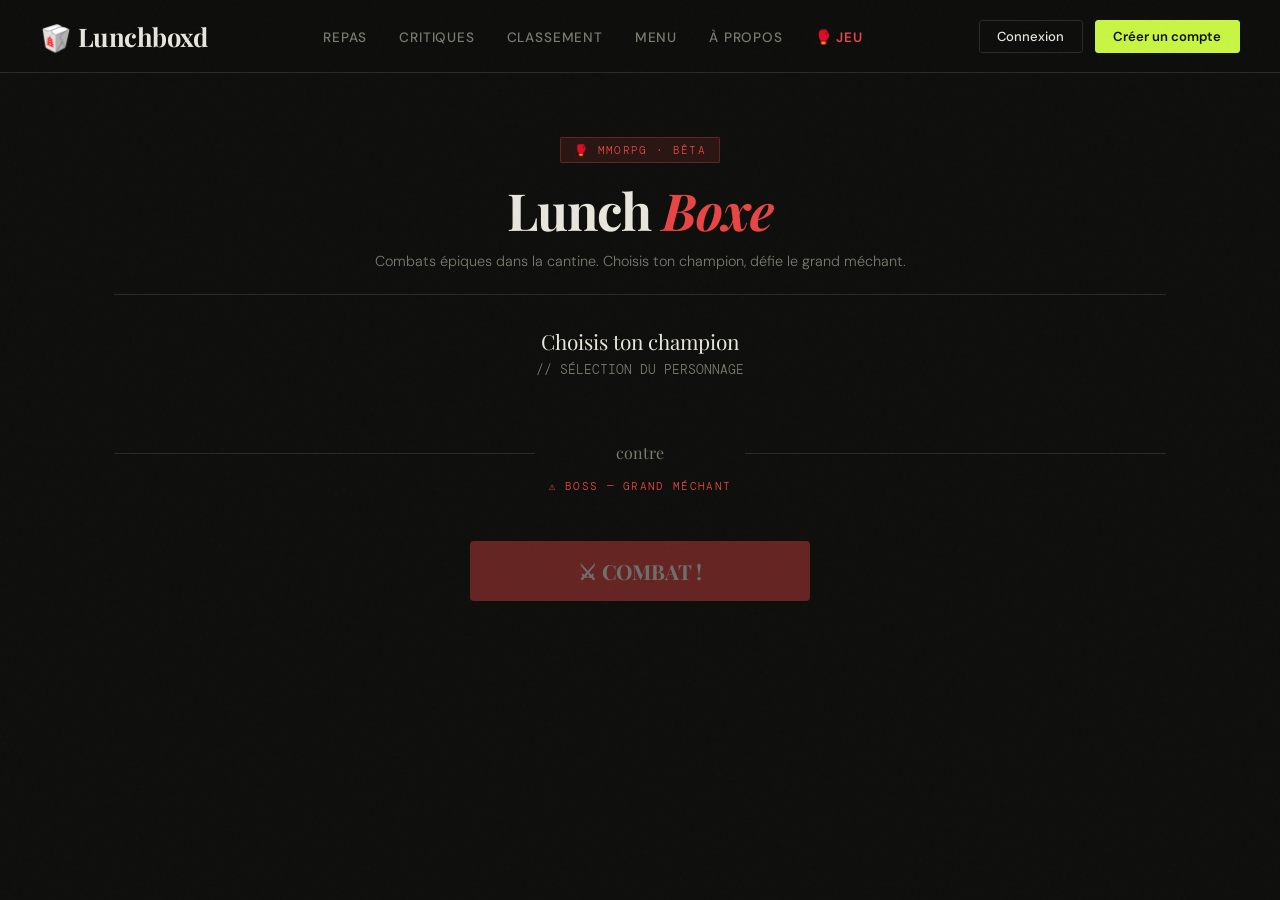
<file: Lunchboxe.html>
<!DOCTYPE html>
<html lang="fr">
<head>
  <meta charset="UTF-8" />
  <meta name="viewport" content="width=device-width, initial-scale=1.0"/>
  <title>Lunchboxd — 🥊 Lunch Boxe</title>
  <link href="https://fonts.googleapis.com/css2?family=Playfair+Display:ital,wght@0,700;1,400&family=DM+Sans:wght@300;400;500&family=DM+Mono:wght@400;500&display=swap" rel="stylesheet"/>
  <style>
    *, *::before, *::after { box-sizing: border-box; margin: 0; padding: 0; }
    :root {
      --bg: #0e0f0c;
      --surface: #161712;
      --surface2: #1e1f1a;
      --border: #2a2b25;
      --accent: #c8f542;
      --accent2: #f5a623;
      --accent3: #e84545;
      --text: #e8e6dc;
      --muted: #7a7a6e;
      --card-bg: #1a1b16;
      --hp-green: #4ade80;
      --hp-red: #e84545;
      --xp-blue: #60a5fa;
    }
    html { scroll-behavior: smooth; }
    body {
      background: var(--bg);
      color: var(--text);
      font-family: 'DM Sans', sans-serif;
      font-weight: 300;
      min-height: 100vh;
      overflow-x: hidden;
    }
    body::before {
      content: '';
      position: fixed; inset: 0;
      background-image: url("data:image/svg+xml,%3Csvg viewBox='0 0 256 256' xmlns='http://www.w3.org/2000/svg'%3E%3Cfilter id='noise'%3E%3CfeTurbulence type='fractalNoise' baseFrequency='0.9' numOctaves='4' stitchTiles='stitch'/%3E%3C/filter%3E%3Crect width='100%25' height='100%25' filter='url(%23noise)' opacity='0.04'/%3E%3C/svg%3E");
      pointer-events: none; z-index: 1000; opacity: 0.5;
    }

    /* NAV */
    nav {
      display: flex; align-items: center; justify-content: space-between;
      padding: 1.2rem 2.5rem;
      border-bottom: 1px solid var(--border);
      position: sticky; top: 0;
      background: rgba(14,15,12,0.92);
      backdrop-filter: blur(12px);
      z-index: 100;
    }
    .logo {
      font-family: 'Playfair Display', serif; font-weight: 700;
      font-size: 1.6rem; letter-spacing: -0.02em; color: var(--accent);
      text-decoration: none; display: flex; align-items: center; gap: 0.4rem;
    }
    .logo span { color: var(--text); }
    .nav-links { display: flex; gap: 2rem; list-style: none; }
    .nav-links a {
      color: var(--muted); text-decoration: none; font-size: 0.85rem;
      font-weight: 500; letter-spacing: 0.06em; text-transform: uppercase; transition: color 0.2s;
    }
    .nav-links a:hover { color: var(--text); }
    .nav-links a.active { color: var(--accent3); font-weight: 600; }
    .nav-actions { display: flex; gap: 0.75rem; align-items: center; }
    .btn-ghost {
      background: none; border: 1px solid var(--border); color: var(--text);
      padding: 0.45rem 1.1rem; border-radius: 3px; font-family: 'DM Sans', sans-serif;
      font-size: 0.82rem; font-weight: 500; cursor: pointer; transition: all 0.2s;
      text-decoration: none; display: inline-block;
    }
    .btn-ghost:hover { border-color: var(--accent); color: var(--accent); }
    .btn-primary {
      background: var(--accent); border: 1px solid var(--accent); color: #0e0f0c;
      padding: 0.45rem 1.1rem; border-radius: 3px; font-family: 'DM Sans', sans-serif;
      font-size: 0.82rem; font-weight: 600; cursor: pointer; transition: all 0.2s;
      text-decoration: none; display: inline-block;
    }
    .btn-primary:hover { background: #d9ff55; }

    /* =====================
       GAME LAYOUT
    ===================== */
    .game-wrapper {
      max-width: 1100px;
      margin: 0 auto;
      padding: 2rem 1.5rem 4rem;
    }

    /* GAME HEADER */
    .game-header {
      text-align: center;
      padding: 2rem 0 1.5rem;
      border-bottom: 1px solid var(--border);
      margin-bottom: 2rem;
    }
    .game-title-tag {
      display: inline-block;
      background: rgba(232,69,69,0.12);
      border: 1px solid rgba(232,69,69,0.3);
      color: var(--accent3);
      font-size: 0.7rem;
      font-family: 'DM Mono', monospace;
      letter-spacing: 0.12em;
      text-transform: uppercase;
      padding: 0.3rem 0.8rem;
      border-radius: 2px;
      margin-bottom: 0.8rem;
    }
    .game-title {
      font-family: 'Playfair Display', serif;
      font-size: clamp(2rem, 5vw, 3.2rem);
      font-weight: 700;
      letter-spacing: -0.02em;
      color: var(--text);
    }
    .game-title em { font-style: italic; color: var(--accent3); }
    .game-subtitle { color: var(--muted); font-size: 0.9rem; margin-top: 0.5rem; }

    /* MAIN GAME SCREEN */
    #screen-select, #screen-battle, #screen-victory { display: none; }
    #screen-select.active, #screen-battle.active, #screen-victory.active { display: block; }

    /* =====================
       CHARACTER SELECT
    ===================== */
    .select-title {
      text-align: center;
      font-family: 'Playfair Display', serif;
      font-size: 1.3rem; margin-bottom: 0.4rem;
    }
    .select-subtitle { text-align: center; color: var(--muted); font-size: 0.82rem; margin-bottom: 2rem; font-family: 'DM Mono', monospace; }
    .characters-grid {
      display: grid;
      grid-template-columns: repeat(3, 1fr);
      gap: 1.2rem;
      margin-bottom: 2rem;
    }
    .char-card {
      background: var(--card-bg);
      border: 2px solid var(--border);
      border-radius: 8px;
      padding: 1.5rem 1rem;
      text-align: center;
      cursor: pointer;
      transition: all 0.25s;
      position: relative;
      overflow: hidden;
    }
    .char-card:hover { transform: translateY(-4px); border-color: rgba(200,245,66,0.4); }
    .char-card.selected { border-color: var(--accent); box-shadow: 0 0 20px rgba(200,245,66,0.15); }
    .char-card.villain { border-color: var(--border); }
    .char-card.villain:hover { border-color: rgba(232,69,69,0.4); }
    .char-sprite {
      width: 90px; height: 90px;
      margin: 0 auto 0.8rem;
      display: flex; align-items: center; justify-content: center;
    }
    .char-sprite svg { width: 100%; height: 100%; }
    .char-name { font-family: 'Playfair Display', serif; font-size: 1.1rem; font-weight: 700; margin-bottom: 0.3rem; }
    .char-class { font-family: 'DM Mono', monospace; font-size: 0.65rem; color: var(--muted); letter-spacing: 0.1em; text-transform: uppercase; margin-bottom: 0.8rem; }
    .char-stats { display: flex; flex-direction: column; gap: 0.35rem; }
    .stat-bar-row { display: flex; align-items: center; gap: 0.5rem; }
    .stat-bar-label { font-size: 0.62rem; color: var(--muted); font-family: 'DM Mono', monospace; width: 32px; text-align: right; flex-shrink: 0; }
    .stat-bar-track { flex: 1; height: 5px; background: var(--surface2); border-radius: 3px; overflow: hidden; }
    .stat-bar-fill { height: 100%; border-radius: 3px; transition: width 0.5s ease; }
    .fill-atk { background: var(--accent3); }
    .fill-def { background: var(--xp-blue); }
    .fill-spd { background: var(--accent); }
    .fill-hp { background: var(--hp-green); }
    .char-quote { font-style: italic; font-size: 0.72rem; color: var(--muted); margin-top: 0.7rem; line-height: 1.5; }
    .char-type-badge {
      position: absolute; top: 0.6rem; right: 0.6rem;
      font-size: 0.58rem; font-family: 'DM Mono', monospace; letter-spacing: 0.08em; text-transform: uppercase;
      padding: 0.18rem 0.5rem; border-radius: 2px;
    }
    .badge-hero { background: rgba(200,245,66,0.1); color: var(--accent); border: 1px solid rgba(200,245,66,0.2); }
    .badge-villain { background: rgba(232,69,69,0.1); color: var(--accent3); border: 1px solid rgba(232,69,69,0.2); }

    .vs-divider {
      text-align: center;
      font-family: 'Playfair Display', serif;
      font-size: 1rem; color: var(--muted);
      margin: 0.5rem 0 1rem;
      position: relative;
    }
    .vs-divider::before, .vs-divider::after {
      content: ''; position: absolute; top: 50%; width: 40%;
      height: 1px; background: var(--border);
    }
    .vs-divider::before { left: 0; } .vs-divider::after { right: 0; }

    .villain-label {
      text-align: center;
      font-family: 'DM Mono', monospace; font-size: 0.68rem;
      letter-spacing: 0.12em; text-transform: uppercase;
      color: var(--accent3); margin-bottom: 1rem;
    }

    .fight-btn {
      display: block; width: 100%; max-width: 340px; margin: 0 auto;
      background: var(--accent3); color: #fff; border: none;
      padding: 1rem 2rem; border-radius: 4px;
      font-family: 'Playfair Display', serif; font-size: 1.3rem; font-weight: 700;
      cursor: pointer; transition: all 0.2s;
      letter-spacing: -0.01em;
    }
    .fight-btn:hover { background: #ff5555; transform: translateY(-2px); box-shadow: 0 8px 30px rgba(232,69,69,0.3); }
    .fight-btn:disabled { opacity: 0.4; cursor: not-allowed; transform: none; }

    /* =====================
       BATTLE SCREEN
    ===================== */
    #screen-battle { animation: fadeIn 0.4s ease; }
    @keyframes fadeIn { from { opacity: 0; } to { opacity: 1; } }
    @keyframes fadeUp { from { opacity: 0; transform: translateY(16px); } to { opacity: 1; transform: translateY(0); } }
    @keyframes shake { 0%,100%{transform:translateX(0)} 20%{transform:translateX(-8px)} 40%{transform:translateX(8px)} 60%{transform:translateX(-5px)} 80%{transform:translateX(5px)} }
    @keyframes floatAnim { 0%,100%{transform:translateY(0)} 50%{transform:translateY(-8px)} }
    @keyframes punchRight { 0%{transform:translateX(0) scaleX(1)} 30%{transform:translateX(30px) scaleX(1.1)} 60%{transform:translateX(-5px) scaleX(0.95)} 100%{transform:translateX(0) scaleX(1)} }
    @keyframes punchLeft { 0%{transform:translateX(0) scaleX(-1)} 30%{transform:translateX(-30px) scaleX(-1.1)} 60%{transform:translateX(5px) scaleX(-0.95)} 100%{transform:translateX(0) scaleX(-1)} }
    @keyframes hitFlash { 0%,100%{filter:brightness(1)} 50%{filter:brightness(2.5) saturate(0)} }
    @keyframes dmgFloat { 0%{opacity:1;transform:translateY(0) scale(1)} 100%{opacity:0;transform:translateY(-60px) scale(1.4)} }
    @keyframes barPulse { 0%,100%{opacity:1} 50%{opacity:0.6} }
    @keyframes slideInRight { from{transform:translateX(40px);opacity:0} to{transform:translateX(0);opacity:1} }

    .arena {
      background: linear-gradient(180deg, #0a0a08 0%, #12130e 40%, #1a1b14 100%);
      border: 1px solid var(--border);
      border-radius: 8px;
      padding: 1.5rem;
      margin-bottom: 1.5rem;
      position: relative;
      overflow: hidden;
      min-height: 260px;
    }
    .arena-bg {
      position: absolute; inset: 0;
      background:
        radial-gradient(ellipse 60% 40% at 25% 60%, rgba(200,245,66,0.04) 0%, transparent 60%),
        radial-gradient(ellipse 60% 40% at 75% 60%, rgba(232,69,69,0.04) 0%, transparent 60%);
      pointer-events: none;
    }
    .arena-floor {
      position: absolute; bottom: 0; left: 0; right: 0; height: 40px;
      background: linear-gradient(180deg, transparent, rgba(200,245,66,0.03));
      border-top: 1px solid rgba(200,245,66,0.08);
    }

    .fighters-row {
      display: flex; align-items: flex-end; justify-content: space-between;
      position: relative; z-index: 2;
      min-height: 180px;
    }

    .fighter-side { display: flex; flex-direction: column; align-items: center; width: 140px; }
    .fighter-sprite-wrap {
      position: relative;
      width: 100px; height: 120px;
      display: flex; align-items: center; justify-content: center;
    }
    .fighter-sprite-wrap svg { width: 100%; height: 100%; filter: drop-shadow(0 10px 20px rgba(0,0,0,0.5)); }
    .fighter-sprite-wrap.hero-idle { animation: floatAnim 3s ease-in-out infinite; }
    .fighter-sprite-wrap.villain-idle { animation: floatAnim 3s 1.5s ease-in-out infinite; transform: scaleX(-1); }
    .fighter-sprite-wrap.hero-idle.flip { transform: scaleX(1); }
    .fighter-sprite-wrap.villain-idle { transform: scaleX(-1); }

    .fighter-sprite-wrap.punch-right { animation: punchRight 0.4s ease !important; }
    .fighter-sprite-wrap.punch-left { animation: punchLeft 0.4s ease !important; transform: scaleX(-1); }
    .fighter-sprite-wrap.hit-shake { animation: shake 0.4s ease !important; }
    .fighter-sprite-wrap.hit-flash { animation: hitFlash 0.3s ease !important; }

    .dmg-float {
      position: absolute; top: 0; left: 50%; transform: translateX(-50%);
      font-family: 'Playfair Display', serif; font-size: 1.8rem; font-weight: 700;
      color: #fff; text-shadow: 0 2px 8px rgba(0,0,0,0.8);
      pointer-events: none; z-index: 10;
      animation: dmgFloat 0.9s ease forwards;
    }
    .dmg-float.crit { color: var(--accent2); font-size: 2.2rem; }
    .dmg-float.heal { color: var(--hp-green); }
    .dmg-float.miss { color: var(--muted); font-size: 1.1rem; font-style: italic; }

    .vs-label {
      font-family: 'Playfair Display', serif; font-size: 2.5rem; font-weight: 700;
      color: var(--accent3); opacity: 0.15; user-select: none; flex: 1; text-align: center;
      align-self: center;
    }

    .fighter-name-badge {
      font-family: 'DM Mono', monospace; font-size: 0.62rem;
      letter-spacing: 0.1em; text-transform: uppercase;
      color: var(--muted); margin-top: 0.4rem;
      background: rgba(14,15,12,0.7); padding: 0.2rem 0.6rem; border-radius: 2px;
    }
    .fighter-level-badge {
      font-family: 'DM Mono', monospace; font-size: 0.6rem;
      color: var(--accent); margin-top: 0.15rem;
    }

    /* HP BARS */
    .hp-bars {
      display: grid; grid-template-columns: 1fr auto 1fr;
      gap: 1rem; align-items: center;
      margin-bottom: 1rem;
    }
    .hp-bar-side { display: flex; flex-direction: column; gap: 0.3rem; }
    .hp-bar-side.right { text-align: right; align-items: flex-end; }
    .hp-bar-header { display: flex; align-items: center; justify-content: space-between; font-size: 0.7rem; }
    .hp-bar-side.right .hp-bar-header { flex-direction: row-reverse; }
    .hp-fighter-name { font-weight: 500; font-size: 0.82rem; }
    .hp-value { font-family: 'DM Mono', monospace; font-size: 0.68rem; color: var(--muted); }
    .hp-track { height: 8px; background: var(--surface2); border-radius: 4px; overflow: hidden; width: 100%; }
    .hp-fill {
      height: 100%; border-radius: 4px;
      background: linear-gradient(90deg, #4ade80, #86efac);
      transition: width 0.5s ease;
    }
    .hp-fill.low { background: linear-gradient(90deg, #f59e0b, #fbbf24); animation: barPulse 1s infinite; }
    .hp-fill.critical { background: linear-gradient(90deg, #e84545, #f87171); animation: barPulse 0.6s infinite; }
    .hp-fill.right-fill { margin-left: auto; }
    .turn-indicator { text-align: center; }
    .turn-label { font-family: 'DM Mono', monospace; font-size: 0.6rem; letter-spacing: 0.1em; text-transform: uppercase; color: var(--muted); }

    /* SPECIAL MOVE BAR */
    .special-bar-row { display: flex; align-items: center; gap: 0.5rem; }
    .special-track { flex: 1; height: 4px; background: var(--surface2); border-radius: 2px; overflow: hidden; }
    .special-fill { height: 100%; border-radius: 2px; background: linear-gradient(90deg, var(--accent2), #fbbf24); transition: width 0.4s ease; }
    .special-label { font-size: 0.58rem; font-family: 'DM Mono', monospace; color: var(--accent2); white-space: nowrap; }

    /* ACTIONS */
    .action-panel {
      background: var(--surface);
      border: 1px solid var(--border);
      border-radius: 8px;
      padding: 1.2rem;
      margin-bottom: 1.2rem;
    }
    .action-row {
      display: grid; grid-template-columns: repeat(4, 1fr);
      gap: 0.6rem; margin-bottom: 0.8rem;
    }
    .action-btn {
      background: var(--card-bg); border: 1px solid var(--border);
      color: var(--text); padding: 0.7rem 0.5rem; border-radius: 5px;
      font-family: 'DM Sans', sans-serif; font-size: 0.78rem; font-weight: 500;
      cursor: pointer; transition: all 0.2s; text-align: center;
      display: flex; flex-direction: column; align-items: center; gap: 0.25rem;
    }
    .action-btn .action-icon { font-size: 1.3rem; }
    .action-btn .action-name { font-size: 0.7rem; font-weight: 500; }
    .action-btn .action-desc { font-size: 0.58rem; color: var(--muted); font-family: 'DM Mono', monospace; }
    .action-btn:hover:not(:disabled) { border-color: rgba(200,245,66,0.4); transform: translateY(-2px); background: var(--surface2); }
    .action-btn:active:not(:disabled) { transform: translateY(0); }
    .action-btn.special { border-color: rgba(245,166,35,0.3); }
    .action-btn.special:hover:not(:disabled) { border-color: var(--accent2); box-shadow: 0 0 12px rgba(245,166,35,0.2); }
    .action-btn:disabled { opacity: 0.35; cursor: not-allowed; }

    /* BATTLE LOG */
    .battle-log {
      background: var(--bg);
      border: 1px solid var(--border);
      border-radius: 6px;
      padding: 0.8rem 1rem;
      height: 120px;
      overflow-y: auto;
      font-family: 'DM Mono', monospace;
      font-size: 0.72rem;
      line-height: 1.7;
      scroll-behavior: smooth;
    }
    .battle-log::-webkit-scrollbar { width: 4px; }
    .battle-log::-webkit-scrollbar-track { background: transparent; }
    .battle-log::-webkit-scrollbar-thumb { background: var(--border); border-radius: 2px; }
    .log-line { animation: slideInRight 0.2s ease; }
    .log-line.hero-action { color: var(--accent); }
    .log-line.villain-action { color: var(--accent3); }
    .log-line.system { color: var(--muted); }
    .log-line.crit-line { color: var(--accent2); font-weight: bold; }
    .log-line.heal-line { color: var(--hp-green); }

    /* STATUS EFFECTS */
    .status-effects { display: flex; gap: 0.4rem; margin-top: 0.3rem; flex-wrap: wrap; justify-content: center; }
    .status-chip {
      font-size: 0.58rem; font-family: 'DM Mono', monospace; letter-spacing: 0.06em;
      padding: 0.15rem 0.45rem; border-radius: 20px;
      background: rgba(200,245,66,0.1); color: var(--accent); border: 1px solid rgba(200,245,66,0.2);
    }
    .status-chip.debuff { background: rgba(232,69,69,0.1); color: var(--accent3); border-color: rgba(232,69,69,0.2); }
    .status-chip.heal-over { background: rgba(74,222,128,0.1); color: var(--hp-green); border-color: rgba(74,222,128,0.2); }

    /* VICTORY */
    #screen-victory {
      text-align: center;
      padding: 3rem 1rem;
    }
    .victory-icon { font-size: 5rem; display: block; margin-bottom: 1rem; animation: floatAnim 2s ease-in-out infinite; }
    .victory-title {
      font-family: 'Playfair Display', serif;
      font-size: 2.5rem; font-weight: 700;
      margin-bottom: 0.5rem;
    }
    .victory-title.win { color: var(--accent); }
    .victory-title.lose { color: var(--accent3); }
    .victory-sub { color: var(--muted); margin-bottom: 2rem; font-size: 0.9rem; }
    .victory-quote {
      background: var(--surface);
      border: 1px solid var(--border);
      border-radius: 6px;
      padding: 1rem 1.5rem;
      max-width: 480px;
      margin: 0 auto 2rem;
      font-style: italic;
      color: var(--text);
      font-size: 0.9rem;
      line-height: 1.65;
    }
    .victory-quote cite { display: block; margin-top: 0.5rem; font-style: normal; font-family: 'DM Mono', monospace; font-size: 0.65rem; color: var(--muted); }
    .victory-btns { display: flex; gap: 1rem; justify-content: center; flex-wrap: wrap; }
    .btn-rematch {
      background: var(--accent3); color: #fff; border: none;
      padding: 0.75rem 2rem; border-radius: 4px;
      font-family: 'Playfair Display', serif; font-size: 1.1rem; font-weight: 700;
      cursor: pointer; transition: all 0.2s;
    }
    .btn-rematch:hover { background: #ff5555; transform: translateY(-1px); }
    .btn-back-select {
      background: none; border: 1px solid var(--border); color: var(--text);
      padding: 0.75rem 2rem; border-radius: 4px;
      font-family: 'DM Sans', sans-serif; font-size: 0.9rem;
      cursor: pointer; transition: all 0.2s;
    }
    .btn-back-select:hover { border-color: var(--accent); color: var(--accent); }

    /* XP rewards */
    .xp-rewards {
      display: flex; justify-content: center; gap: 2rem;
      margin-bottom: 1.5rem;
    }
    .xp-item { text-align: center; }
    .xp-item .xp-val { font-family: 'Playfair Display', serif; font-size: 1.8rem; font-weight: 700; color: var(--accent); }
    .xp-item .xp-label { font-family: 'DM Mono', monospace; font-size: 0.62rem; text-transform: uppercase; letter-spacing: 0.1em; color: var(--muted); }

    /* MOBILE */
    .hamburger {
      display: none; flex-direction: column; gap: 5px;
      background: none; border: 1px solid var(--border);
      border-radius: 4px; padding: 0.5rem 0.6rem; cursor: pointer;
    }
    .hamburger span { display: block; width: 18px; height: 2px; background: var(--text); border-radius: 2px; }
    .mobile-menu {
      display: none; position: fixed; top: 0; left: 0; right: 0; bottom: 0;
      background: rgba(14,15,12,0.97); z-index: 999;
      flex-direction: column; align-items: center; justify-content: center; gap: 2rem;
    }
    .mobile-menu.open { display: flex; }
    .mobile-menu a, .mobile-menu button {
      color: var(--text); text-decoration: none; font-size: 1.4rem;
      font-family: 'Playfair Display', serif; font-weight: 700;
      letter-spacing: -0.02em; transition: color 0.2s;
      background: none; border: none; cursor: pointer;
    }
    .mobile-menu a:hover, .mobile-menu button:hover { color: var(--accent); }
    .mobile-menu-close { position: absolute; top: 1.5rem; right: 1.5rem; background: none; border: none; color: var(--muted); font-size: 1.5rem; cursor: pointer; }

    @media (max-width: 768px) {
      nav { padding: 0.9rem 1rem; }
      .nav-links { display: none; }
      .nav-actions { display: none; }
      .hamburger { display: flex !important; }
      .game-wrapper { padding: 1rem 0.8rem 3rem; }
      .characters-grid { grid-template-columns: 1fr; gap: 0.8rem; }
      .action-row { grid-template-columns: repeat(2, 1fr); }
      .hp-bars { gap: 0.6rem; }
      .arena { min-height: 200px; }
      .fighters-row { min-height: 150px; }
      .fighter-sprite-wrap { width: 80px; height: 96px; }
      .fighter-side { width: 100px; }
      .xp-rewards { gap: 1rem; }
    }
  </style>
</head>
<body>

<nav>
  <a class="logo" href="index.html">🥡 <span>Lunchboxd</span></a>
  <ul class="nav-links">
    <li><a href="index.html">Repas</a></li>
    <li><a href="critiques.html">Critiques</a></li>
    <li><a href="classement.html">Classement</a></li>
    <li><a href="menu.html">Menu</a></li>
    <li><a href="apropos.html">À propos</a></li>
    <li><a href="lunchboxe.html" class="active" style="color:var(--accent3);font-weight:600">🥊 Jeu</a></li>
  </ul>
  <div class="nav-actions">
    <a class="btn-ghost" href="connexion.html">Connexion</a>
    <a class="btn-primary" href="inscription.html">Créer un compte</a>
  </div>
  <button class="hamburger" onclick="openMobileMenu()" aria-label="Menu"><span></span><span></span><span></span></button>
</nav>

<div class="mobile-menu" id="mobileMenu">
  <button class="mobile-menu-close" onclick="closeMobileMenu()">✕</button>
  <a href="index.html" onclick="closeMobileMenu()">Repas</a>
  <a href="critiques.html" onclick="closeMobileMenu()">Critiques</a>
  <a href="classement.html" onclick="closeMobileMenu()">Classement</a>
  <a href="menu.html" onclick="closeMobileMenu()">Menu</a>
  <a href="apropos.html" onclick="closeMobileMenu()">À propos</a>
  <a href="lunchboxe.html" onclick="closeMobileMenu()" style="color:var(--accent3)">🥊 Lunch Boxe</a>
</div>

<div class="game-wrapper">

  <div class="game-header">
    <div class="game-title-tag">🥊 MMORPG · Bêta</div>
    <h1 class="game-title">Lunch <em>Boxe</em></h1>
    <p class="game-subtitle">Combats épiques dans la cantine. Choisis ton champion, défie le grand méchant.</p>
  </div>

  <!-- ===== SELECT SCREEN ===== -->
  <div id="screen-select" class="active">
    <p class="select-title">Choisis ton champion</p>
    <p class="select-subtitle">// SÉLECTION DU PERSONNAGE</p>

    <div class="characters-grid" id="heroGrid">
      <!-- heroes injected by JS -->
    </div>

    <div class="vs-divider">contre</div>
    <div class="villain-label">⚠ BOSS — Grand Méchant</div>

    <div class="characters-grid" style="grid-template-columns:1fr;" id="villainGrid">
      <!-- villain injected -->
    </div>

    <button class="fight-btn" id="fightBtn" onclick="startBattle()" disabled>
      ⚔ COMBAT !
    </button>
  </div>

  <!-- ===== BATTLE SCREEN ===== -->
  <div id="screen-battle">
    <!-- HP bars -->
    <div class="hp-bars" id="hpBars">
      <div class="hp-bar-side" id="heroHpSide">
        <div class="hp-bar-header">
          <span class="hp-fighter-name" id="heroHpName">Fraise</span>
          <span class="hp-value" id="heroHpVal">100/100</span>
        </div>
        <div class="hp-track"><div class="hp-fill" id="heroHpFill" style="width:100%"></div></div>
        <div class="special-bar-row">
          <div class="special-track"><div class="special-fill" id="heroSpecialFill" style="width:0%"></div></div>
          <span class="special-label" id="heroSpecialLabel">SPÉCIAL 0%</span>
        </div>
        <div class="status-effects" id="heroStatus"></div>
      </div>
      <div class="turn-indicator">
        <div class="turn-label" id="turnLabel">Tour 1</div>
      </div>
      <div class="hp-bar-side right" id="villainHpSide">
        <div class="hp-bar-header">
          <span class="hp-fighter-name" id="villainHpName">Banane</span>
          <span class="hp-value" id="villainHpVal">120/120</span>
        </div>
        <div class="hp-track"><div class="hp-fill" id="villainHpFill" style="width:100%"></div></div>
        <div class="special-bar-row" style="flex-direction:row-reverse">
          <div class="special-track"><div class="special-fill" id="villainSpecialFill" style="width:0%"></div></div>
          <span class="special-label" id="villainSpecialLabel">SPÉCIAL 0%</span>
        </div>
        <div class="status-effects" id="villainStatus"></div>
      </div>
    </div>

    <!-- Arena -->
    <div class="arena">
      <div class="arena-bg"></div>
      <div class="arena-floor"></div>
      <div class="fighters-row">
        <div class="fighter-side">
          <div class="fighter-sprite-wrap hero-idle" id="heroSprite"></div>
          <div class="fighter-name-badge" id="heroNameBadge">FRAISE</div>
          <div class="fighter-level-badge" id="heroLvlBadge">LV.1</div>
        </div>
        <div class="vs-label">VS</div>
        <div class="fighter-side">
          <div class="fighter-sprite-wrap villain-idle" id="villainSprite"></div>
          <div class="fighter-name-badge" id="villainNameBadge">BANANE</div>
          <div class="fighter-level-badge" id="villainLvlBadge">LV.MAX</div>
        </div>
      </div>
    </div>

    <!-- Actions -->
    <div class="action-panel">
      <div class="action-row" id="actionRow">
        <button class="action-btn" onclick="playerAction('punch')">
          <span class="action-icon">👊</span>
          <span class="action-name">Punch</span>
          <span class="action-desc">Coup direct</span>
        </button>
        <button class="action-btn" onclick="playerAction('combo')">
          <span class="action-icon">🔥</span>
          <span class="action-name">Combo</span>
          <span class="action-desc">2 coups rapides</span>
        </button>
        <button class="action-btn" onclick="playerAction('defend')">
          <span class="action-icon">🛡️</span>
          <span class="action-name">Garde</span>
          <span class="action-desc">Réduit les dégâts</span>
        </button>
        <button class="action-btn special" id="specialBtn" onclick="playerAction('special')" disabled>
          <span class="action-icon">⚡</span>
          <span class="action-name">SPÉCIAL</span>
          <span class="action-desc" id="specialBtnDesc">Charge 0%</span>
        </button>
      </div>
      <!-- Battle log -->
      <div class="battle-log" id="battleLog"></div>
    </div>
  </div>

  <!-- ===== VICTORY SCREEN ===== -->
  <div id="screen-victory">
    <span class="victory-icon" id="victoryIcon">🏆</span>
    <h2 class="victory-title" id="victoryTitle">Victoire !</h2>
    <p class="victory-sub" id="victorySub">Tu as vaincu le grand méchant Banane !</p>
    <div class="xp-rewards" id="xpRewards">
      <div class="xp-item"><div class="xp-val" id="xpGained">+250</div><div class="xp-label">XP gagnés</div></div>
      <div class="xp-item"><div class="xp-val" id="goldGained">+50</div><div class="xp-label">Pièces</div></div>
      <div class="xp-item"><div class="xp-val" id="turnsUsed">12</div><div class="xp-label">Tours</div></div>
    </div>
    <div class="victory-quote" id="victoryQuote">
      "Certains combats se gagnent avec les poings, d'autres avec le ventre."
      <cite>— Fraise, championne de la cantine</cite>
    </div>
    <div class="victory-btns">
      <button class="btn-rematch" onclick="rematch()">🔄 Revanche</button>
      <button class="btn-back-select" onclick="backToSelect()">← Changer de perso</button>
    </div>
  </div>

</div><!-- /game-wrapper -->

<!-- ===================== SVG CHARACTERS ===================== -->
<svg style="display:none">
  <defs>
    <!-- FRAISE (hero 1) -->
    <g id="char-fraise">
      <!-- Body -->
      <ellipse cx="50" cy="75" rx="22" ry="28" fill="#e84545"/>
      <!-- Seeds -->
      <ellipse cx="42" cy="70" rx="2.5" ry="3" fill="#fff" opacity="0.7" transform="rotate(-10 42 70)"/>
      <ellipse cx="52" cy="65" rx="2.5" ry="3" fill="#fff" opacity="0.7" transform="rotate(5 52 65)"/>
      <ellipse cx="58" cy="73" rx="2.5" ry="3" fill="#fff" opacity="0.7" transform="rotate(-5 58 73)"/>
      <ellipse cx="44" cy="82" rx="2.5" ry="3" fill="#fff" opacity="0.7" transform="rotate(8 44 82)"/>
      <ellipse cx="56" cy="82" rx="2.5" ry="3" fill="#fff" opacity="0.7" transform="rotate(-8 56 82)"/>
      <!-- Leaves top -->
      <ellipse cx="44" cy="48" rx="7" ry="5" fill="#4ade80" transform="rotate(-30 44 48)"/>
      <ellipse cx="50" cy="45" rx="7" ry="5" fill="#22c55e" transform="rotate(0 50 45)"/>
      <ellipse cx="57" cy="48" rx="7" ry="5" fill="#4ade80" transform="rotate(30 57 48)"/>
      <!-- Face -->
      <circle cx="44" cy="73" r="3.5" fill="#fff"/>
      <circle cx="57" cy="73" r="3.5" fill="#fff"/>
      <circle cx="45" cy="74" r="2" fill="#1a1b16"/>
      <circle cx="58" cy="74" r="2" fill="#1a1b16"/>
      <!-- Gloves -->
      <circle cx="28" cy="75" r="9" fill="#c8f542"/>
      <circle cx="72" cy="75" r="9" fill="#c8f542"/>
      <!-- Glove lines -->
      <line x1="25" y1="72" x2="31" y2="78" stroke="#a8d520" stroke-width="1.5"/>
      <line x1="69" y1="72" x2="75" y2="78" stroke="#a8d520" stroke-width="1.5"/>
      <!-- Shorts -->
      <rect x="36" y="96" width="28" height="14" rx="4" fill="#c8f542"/>
      <!-- Legs -->
      <rect x="37" y="108" width="9" height="10" rx="3" fill="#e84545"/>
      <rect x="54" y="108" width="9" height="10" rx="3" fill="#e84545"/>
      <!-- Shoes -->
      <ellipse cx="41" cy="119" rx="8" ry="5" fill="#1a1b16"/>
      <ellipse cx="59" cy="119" rx="8" ry="5" fill="#1a1b16"/>
    </g>

    <!-- POIRE (hero 2) -->
    <g id="char-poire">
      <!-- Pear body -->
      <ellipse cx="50" cy="80" rx="24" ry="26" fill="#d4e842"/>
      <ellipse cx="50" cy="62" rx="14" ry="18" fill="#c8d93a"/>
      <!-- Stem -->
      <rect x="48" y="40" width="4" height="12" rx="2" fill="#a0522d"/>
      <ellipse cx="50" cy="38" rx="6" ry="4" fill="#4ade80" transform="rotate(-20 50 38)"/>
      <!-- Face -->
      <circle cx="44" cy="70" r="4" fill="#fff"/>
      <circle cx="57" cy="70" r="4" fill="#fff"/>
      <circle cx="45" cy="71" r="2.5" fill="#1a1b16"/>
      <circle cx="58" cy="71" r="2.5" fill="#1a1b16"/>
      <!-- Gloves -->
      <circle cx="26" cy="78" r="10" fill="#f5a623"/>
      <circle cx="74" cy="78" r="10" fill="#f5a623"/>
      <line x1="22" y1="75" x2="30" y2="81" stroke="#d4891c" stroke-width="1.5"/>
      <line x1="70" y1="75" x2="78" y2="81" stroke="#d4891c" stroke-width="1.5"/>
      <!-- Belt -->
      <rect x="34" y="97" width="32" height="7" rx="3" fill="#f5a623"/>
      <rect x="47" y="97" width="6" height="7" fill="#c8f542"/>
      <!-- Shorts -->
      <rect x="34" y="102" width="32" height="12" rx="4" fill="#1a2e1a"/>
      <!-- Legs -->
      <rect x="36" y="112" width="10" height="10" rx="3" fill="#d4e842"/>
      <rect x="54" y="112" width="10" height="10" rx="3" fill="#d4e842"/>
      <!-- Shoes -->
      <ellipse cx="41" cy="123" rx="9" ry="5" fill="#1a1b16"/>
      <ellipse cx="59" cy="123" rx="9" ry="5" fill="#1a1b16"/>
    </g>

    <!-- BANANE (villain) -->
    <g id="char-banane">
      <!-- Cape -->
      <path d="M 25 60 Q 15 90 20 120 Q 35 130 50 128 Q 65 130 80 120 Q 85 90 75 60 Z" fill="#1a1b16" opacity="0.8"/>
      <!-- Body banana shape -->
      <path d="M 35 45 Q 28 70 30 95 Q 40 110 50 110 Q 60 110 70 95 Q 72 70 65 45 Q 58 30 50 28 Q 42 30 35 45 Z" fill="#f5c842"/>
      <!-- Dark stripes villain -->
      <path d="M 38 50 Q 36 70 38 88" stroke="#c8a020" stroke-width="2" fill="none" opacity="0.6"/>
      <path d="M 50 46 Q 50 70 50 90" stroke="#c8a020" stroke-width="2" fill="none" opacity="0.6"/>
      <path d="M 62 50 Q 64 70 62 88" stroke="#c8a020" stroke-width="2" fill="none" opacity="0.6"/>
      <!-- Evil face -->
      <circle cx="43" cy="68" r="5" fill="#fff"/>
      <circle cx="57" cy="68" r="5" fill="#fff"/>
      <circle cx="44.5" cy="69.5" r="3" fill="#e84545"/>
      <circle cx="58.5" cy="69.5" r="3" fill="#e84545"/>
      <!-- Evil eyebrows -->
      <line x1="39" y1="62" x2="48" y2="65" stroke="#1a1b16" stroke-width="2.5" stroke-linecap="round"/>
      <line x1="52" y1="65" x2="61" y2="62" stroke="#1a1b16" stroke-width="2.5" stroke-linecap="round"/>
      <!-- Evil grin -->
      <path d="M 40 80 Q 50 90 60 80" stroke="#1a1b16" stroke-width="2" fill="#1a1b16" stroke-linecap="round"/>
      <!-- Crown -->
      <path d="M 32 40 L 36 28 L 43 38 L 50 24 L 57 38 L 64 28 L 68 40 Z" fill="#f5a623"/>
      <circle cx="50" cy="24" r="3" fill="#e84545"/>
      <circle cx="36" cy="28" r="2" fill="#e84545"/>
      <circle cx="64" cy="28" r="2" fill="#e84545"/>
      <!-- Evil gloves -->
      <circle cx="22" cy="82" r="11" fill="#e84545"/>
      <circle cx="78" cy="82" r="11" fill="#e84545"/>
      <line x1="17" y1="78" x2="27" y2="86" stroke="#c8282a" stroke-width="2"/>
      <line x1="73" y1="78" x2="83" y2="86" stroke="#c8282a" stroke-width="2"/>
      <!-- Boots -->
      <rect x="34" y="108" width="14" height="14" rx="3" fill="#1a1b16"/>
      <rect x="52" y="108" width="14" height="14" rx="3" fill="#1a1b16"/>
      <ellipse cx="41" cy="122" rx="10" ry="6" fill="#0a0a08"/>
      <ellipse cx="59" cy="122" rx="10" ry="6" fill="#0a0a08"/>
    </g>
  </defs>
</svg>

<script>
// =============================================
// CHARACTER DATA
// =============================================
const CHARACTERS = {
  fraise: {
    id: 'fraise', name: 'Fraise', type: 'hero',
    class: 'Guerrière Fruitée',
    sprite: 'char-fraise',
    hp: 110, atk: 75, def: 55, spd: 90,
    quote: '"Je suis douce… jusqu'à ce que ça crame."',
    color: '#e84545',
    special: {
      name: '🍓 Rafale Rouge',
      desc: 'Triple coup frénétique',
      fn: (hero, villain) => {
        const hits = [
          Math.max(1, Math.floor(hero.atk * 0.5 + Math.random() * 15)),
          Math.max(1, Math.floor(hero.atk * 0.5 + Math.random() * 15)),
          Math.max(1, Math.floor(hero.atk * 0.6 + Math.random() * 20)),
        ];
        return { dmg: hits.reduce((a,b)=>a+b,0), log: `🍓 RAFALE ROUGE — ${hits.join(' + ')} dégâts !`, type: 'multi' };
      }
    },
    actions: {
      punch: { name: 'Punch', dmgMult: 1.0, desc: 'Coup standard' },
      combo: { name: 'Combo', dmgMult: 0.65, hits: 2, desc: '2× 65%' },
      defend: { name: 'Garde', block: 0.5, desc: 'Bloque 50%' },
    },
    narratorLines: {
      win: [
        "Et voilà, la cantine appartient aux petits fruits rouges. Ça sent la confiture ici !",
        "Fraise prouve ce soir que le plus fort n'est pas toujours le plus grand.",
        "La victoire a un goût sucré… exactement comme elle.",
      ],
      lose: [
        "Fraise tombe. Mais elle se relèvera. Elle est de saison toute l'année.",
        "Même les meilleurs fruits tombent parfois. Bonne chance la prochaine fois.",
      ],
      attack: [
        "Fraise bondit comme une balle de flipper !",
        "La guerrière fruitée frappe sans pitié.",
        "Coup direct ! La cantine tremble.",
      ]
    }
  },
  poire: {
    id: 'poire', name: 'Poire', type: 'hero',
    class: 'Mage de la Fraîcheur',
    sprite: 'char-poire',
    hp: 95, atk: 65, def: 70, spd: 75,
    quote: '"La patience, c'est ma plus grande arme."',
    color: '#d4e842',
    special: {
      name: '🍐 Onde Juteuse',
      desc: 'Soin + contre-attaque',
      fn: (hero, villain) => {
        const heal = Math.floor(18 + Math.random() * 12);
        const dmg = Math.max(1, Math.floor(hero.atk * 0.9 + Math.random() * 25));
        return { dmg, heal, log: `🍐 ONDE JUTEUSE — +${heal} PV soignés, ${dmg} dégâts !`, type: 'heal' };
      }
    },
    actions: {
      punch: { name: 'Punch', dmgMult: 1.0, desc: 'Coup standard' },
      combo: { name: 'Combo', dmgMult: 0.65, hits: 2, desc: '2× 65%' },
      defend: { name: 'Garde', block: 0.6, desc: 'Bloque 60%' },
    },
    narratorLines: {
      win: [
        "La Poire, calme jusqu'au bout. La victoire lui revient de droit.",
        "Patience et ténacité — la Poire démontre que les vrais champions attendent leur heure.",
        "Un combat maîtrisé de bout en bout. La cantine a un nouveau maître.",
      ],
      lose: [
        "La Poire s'incline avec dignité. Il en faudra plus pour l'abattre définitivement.",
        "Défaite, mais la tête haute. La Poire reviendra plus forte.",
      ],
      attack: [
        "La Poire frappe avec une précision chirurgicale !",
        "Coup stratégique ! La Poire ne laisse rien au hasard.",
        "Attaque calculée de la Mage de la Fraîcheur.",
      ]
    }
  }
};

const VILLAIN = {
  id: 'banane', name: 'Banane', type: 'villain',
  class: 'Seigneur Malveillant de la Cantine',
  sprite: 'char-banane',
  hp: 140, atk: 80, def: 60, spd: 65,
  quote: '"Personne ne résiste à ma peau de banane."',
  color: '#f5c842',
  special: {
    name: '🍌 Potassium Furie',
    desc: 'Attaque dévastatrice',
    fn: (villain, hero) => {
      const dmg = Math.floor(villain.atk * 1.6 + Math.random() * 30);
      return { dmg, log: `🍌 POTASSIUM FURIE — ${dmg} dégâts cataclysmiques !`, type: 'crit' };
    }
  },
  phases: [
    { threshold: 1.0, taunt: "Venez donc, petites friandises…" },
    { threshold: 0.6, taunt: "Bien. Vous méritez de voir ma vraie puissance !" },
    { threshold: 0.3, taunt: "IMPOSSIBLE. Je suis BANANE ! Je suis ÉTERNEL !" },
  ],
  narratorLines: {
    taunt: [
      "Banane ricane depuis son trône de peau glissante.",
      "Le Seigneur de la Cantine n'a pas encore sorti ses vraies armes.",
      "Banane observe ses adversaires avec un mépris royal.",
    ]
  }
};

// =============================================
// GAME STATE
// =============================================
let state = {
  heroChar: null,
  villainChar: null,
  heroHp: 0, heroMaxHp: 0,
  villainHp: 0, villainMaxHp: 0,
  heroSpecial: 0,
  villainSpecial: 0,
  turn: 1,
  heroDefending: false,
  villainDefending: false,
  heroStatuses: [],
  villainStatuses: [],
  battleRunning: false,
  playerTurn: true,
};

// =============================================
// CHARACTER SELECT
// =============================================
function buildCharCard(char, onClick, isSelected = false) {
  const maxStat = 100;
  return `
    <div class="char-card ${char.type === 'villain' ? 'villain' : ''} ${isSelected ? 'selected' : ''}" onclick="${onClick}">
      <span class="char-type-badge ${char.type === 'villain' ? 'badge-villain' : 'badge-hero'}">${char.type === 'villain' ? '👿 BOSS' : '⚔ HÉROS'}</span>
      <div class="char-sprite">
        <svg viewBox="0 0 100 130" xmlns="http://www.w3.org/2000/svg">
          <use href="#${char.sprite}"/>
        </svg>
      </div>
      <div class="char-name">${char.name}</div>
      <div class="char-class">${char.class}</div>
      <div class="char-stats">
        <div class="stat-bar-row">
          <span class="stat-bar-label">ATK</span>
          <div class="stat-bar-track"><div class="stat-bar-fill fill-atk" style="width:${char.atk}%"></div></div>
        </div>
        <div class="stat-bar-row">
          <span class="stat-bar-label">DEF</span>
          <div class="stat-bar-track"><div class="stat-bar-fill fill-def" style="width:${char.def}%"></div></div>
        </div>
        <div class="stat-bar-row">
          <span class="stat-bar-label">VIT</span>
          <div class="stat-bar-track"><div class="stat-bar-fill fill-spd" style="width:${char.spd}%"></div></div>
        </div>
        <div class="stat-bar-row">
          <span class="stat-bar-label">HP</span>
          <div class="stat-bar-track"><div class="stat-bar-fill fill-hp" style="width:${char.hp}%"></div></div>
        </div>
      </div>
      <div class="char-quote">${char.quote}</div>
    </div>
  `;
}

let selectedHero = null;

function renderSelect() {
  const hg = document.getElementById('heroGrid');
  const vg = document.getElementById('villainGrid');

  hg.innerHTML = Object.values(CHARACTERS)
    .filter(c => c.type === 'hero')
    .map(c => buildCharCard(c, `selectHero('${c.id}')`, selectedHero === c.id))
    .join('');

  vg.innerHTML = buildCharCard(VILLAIN, '');
  document.getElementById('fightBtn').disabled = !selectedHero;
}

function selectHero(id) {
  selectedHero = id;
  renderSelect();
}

renderSelect();

// =============================================
// BATTLE INIT
// =============================================
function startBattle() {
  if (!selectedHero) return;
  state.heroChar = CHARACTERS[selectedHero];
  state.villainChar = VILLAIN;
  state.heroHp = state.heroMaxHp = state.heroChar.hp * 10;
  state.villainHp = state.villainMaxHp = state.villainChar.hp * 10;
  state.heroSpecial = 0;
  state.villainSpecial = 0;
  state.turn = 1;
  state.heroDefending = false;
  state.villainDefending = false;
  state.heroStatuses = [];
  state.villainStatuses = [];
  state.battleRunning = true;
  state.playerTurn = true;

  // Setup UI
  document.getElementById('heroHpName').textContent = state.heroChar.name;
  document.getElementById('villainHpName').textContent = state.villainChar.name;
  document.getElementById('heroNameBadge').textContent = state.heroChar.name.toUpperCase();
  document.getElementById('villainNameBadge').textContent = state.villainChar.name.toUpperCase();

  // Sprites
  document.getElementById('heroSprite').innerHTML = `<svg viewBox="0 0 100 130" xmlns="http://www.w3.org/2000/svg"><use href="#${state.heroChar.sprite}"/></svg>`;
  document.getElementById('villainSprite').innerHTML = `<svg viewBox="0 0 100 130" xmlns="http://www.w3.org/2000/svg"><use href="#${state.villainChar.sprite}"/></svg>`;

  clearLog();
  showScreen('battle');
  updateBattleUI();
  addLog(`⚔ Le combat commence ! ${state.heroChar.name} vs ${state.villainChar.name}`, 'system');
  addLog(`🎙 Narrateur : "${randomLine(state.villainChar.phases[0], 'taunt')}"`, 'villain-action');

  // Check villain first (speed)
  if (state.villainChar.spd > state.heroChar.spd) {
    addLog('⚡ ' + state.villainChar.name + ' est plus rapide et attaque en premier !', 'system');
    setPlayerTurn(false);
    setTimeout(() => villainTurn(), 800);
  } else {
    setPlayerTurn(true);
  }
}

// =============================================
// UI HELPERS
// =============================================
function showScreen(name) {
  ['select', 'battle', 'victory'].forEach(s => {
    const el = document.getElementById('screen-' + s);
    el.classList.toggle('active', s === name);
  });
}

function clearLog() {
  document.getElementById('battleLog').innerHTML = '';
}

function addLog(msg, cls = '') {
  const log = document.getElementById('battleLog');
  const line = document.createElement('div');
  line.className = 'log-line ' + cls;
  line.textContent = msg;
  log.appendChild(line);
  log.scrollTop = log.scrollHeight;
}

function updateBattleUI() {
  const hs = state;
  // Hero HP
  const heroRatio = Math.max(0, hs.heroHp / hs.heroMaxHp);
  document.getElementById('heroHpFill').style.width = (heroRatio * 100) + '%';
  document.getElementById('heroHpFill').className = 'hp-fill' + (heroRatio < 0.2 ? ' critical' : heroRatio < 0.4 ? ' low' : '');
  document.getElementById('heroHpVal').textContent = Math.max(0, hs.heroHp) + '/' + hs.heroMaxHp;

  // Villain HP
  const villainRatio = Math.max(0, hs.villainHp / hs.villainMaxHp);
  document.getElementById('villainHpFill').style.width = (villainRatio * 100) + '%';
  document.getElementById('villainHpFill').className = 'hp-fill' + (villainRatio < 0.2 ? ' critical' : villainRatio < 0.4 ? ' low' : '');
  document.getElementById('villainHpVal').textContent = Math.max(0, hs.villainHp) + '/' + hs.villainMaxHp;

  // Special
  document.getElementById('heroSpecialFill').style.width = hs.heroSpecial + '%';
  document.getElementById('heroSpecialLabel').textContent = 'SPÉCIAL ' + hs.heroSpecial + '%';
  document.getElementById('villainSpecialFill').style.width = hs.villainSpecial + '%';
  document.getElementById('villainSpecialLabel').textContent = 'SPÉCIAL ' + hs.villainSpecial + '%';

  // Special btn
  const specialBtn = document.getElementById('specialBtn');
  specialBtn.disabled = hs.heroSpecial < 100 || !hs.playerTurn;
  document.getElementById('specialBtnDesc').textContent = hs.heroSpecial >= 100 ? 'PRÊT !' : 'Charge ' + hs.heroSpecial + '%';
  if (hs.heroSpecial >= 100) specialBtn.style.borderColor = 'var(--accent2)';

  // Turn
  document.getElementById('turnLabel').textContent = 'Tour ' + hs.turn;

  // Villain phase taunts
  const ratio = hs.villainHp / hs.villainMaxHp;
  const phase = hs.villainChar.phases.slice().reverse().find(p => ratio <= p.threshold);
}

function setPlayerTurn(val) {
  state.playerTurn = val;
  const btns = document.querySelectorAll('.action-btn');
  btns.forEach(b => {
    if (b.id !== 'specialBtn') b.disabled = !val;
  });
  const specialBtn = document.getElementById('specialBtn');
  specialBtn.disabled = !val || state.heroSpecial < 100;
}

function randomLine(obj, key) {
  if (!obj || !obj[key]) return '';
  const arr = Array.isArray(obj) ? obj : obj[key];
  if (!arr) return '';
  return arr[Math.floor(Math.random() * arr.length)];
}

function spawnDmg(targetId, val, type = 'dmg') {
  const wrap = document.getElementById(targetId);
  const el = document.createElement('div');
  el.className = 'dmg-float' + (type === 'crit' ? ' crit' : type === 'heal' ? ' heal' : type === 'miss' ? ' miss' : '');
  el.textContent = type === 'miss' ? 'ESQUIVÉ' : type === 'heal' ? '+' + val : '-' + val;
  wrap.style.position = 'relative';
  wrap.appendChild(el);
  setTimeout(() => el.remove(), 900);
}

function animateSprite(id, cls, duration = 450) {
  const el = document.getElementById(id);
  el.classList.add(cls);
  setTimeout(() => el.classList.remove(cls), duration);
}

// =============================================
// BATTLE LOGIC
// =============================================
function calcDmg(atk, def, mult = 1.0) {
  const base = atk * mult;
  const rand = 0.85 + Math.random() * 0.3;
  const defFactor = Math.max(0.3, 1 - (def * 0.003));
  return Math.max(1, Math.floor(base * rand * defFactor));
}

function isCrit() { return Math.random() < 0.15; }
function isMiss() { return Math.random() < 0.08; }

function playerAction(type) {
  if (!state.playerTurn || !state.battleRunning) return;
  setPlayerTurn(false);

  const hero = state.heroChar;
  const villain = state.villainChar;

  if (type === 'punch') {
    const miss = isMiss();
    if (miss) {
      animateSprite('heroSprite', 'punch-right');
      setTimeout(() => spawnDmg('villainSprite', 0, 'miss'), 300);
      addLog(`💨 ${hero.name} rate son coup !`, 'hero-action');
    } else {
      const crit = isCrit();
      const dmg = crit ? Math.floor(calcDmg(hero.atk, villain.def) * 1.8) : calcDmg(hero.atk, villain.def);
      animateSprite('heroSprite', 'punch-right');
      setTimeout(() => {
        animateSprite('villainSprite', 'hit-shake');
        spawnDmg('villainSprite', dmg, crit ? 'crit' : 'dmg');
        state.villainHp -= dmg;
        state.heroSpecial = Math.min(100, state.heroSpecial + 15);
        addLog((crit ? '💥 CRITIQUE ! ' : '👊 ') + hero.name + ' frappe pour ' + dmg + ' dégâts !', crit ? 'crit-line' : 'hero-action');
        if (crit) addLog('🎙 Narrateur : "' + randomLine(hero.narratorLines, 'attack') + '"', 'system');
        updateBattleUI();
        checkBattleEnd() || setTimeout(() => villainTurn(), 900);
      }, 350);
    }
    state.heroDefending = false;

  } else if (type === 'combo') {
    let totalDmg = 0;
    animateSprite('heroSprite', 'punch-right');
    for (let i = 0; i < 2; i++) {
      const dmg = calcDmg(hero.atk, villain.def, 0.65);
      totalDmg += dmg;
    }
    setTimeout(() => {
      animateSprite('villainSprite', 'hit-shake');
      spawnDmg('villainSprite', totalDmg, 'dmg');
      state.villainHp -= totalDmg;
      state.heroSpecial = Math.min(100, state.heroSpecial + 20);
      addLog('🔥 Combo de ' + hero.name + ' — ' + totalDmg + ' dégâts !', 'hero-action');
      updateBattleUI();
      checkBattleEnd() || setTimeout(() => villainTurn(), 900);
    }, 350);
    state.heroDefending = false;

  } else if (type === 'defend') {
    state.heroDefending = true;
    addLog('🛡️ ' + hero.name + ' se met en garde…', 'hero-action');
    state.heroSpecial = Math.min(100, state.heroSpecial + 8);
    updateBattleUI();
    setTimeout(() => villainTurn(), 600);

  } else if (type === 'special') {
    if (state.heroSpecial < 100) { setPlayerTurn(true); return; }
    state.heroSpecial = 0;
    const result = hero.special.fn(hero, villain);
    animateSprite('heroSprite', 'punch-right');
    setTimeout(() => {
      if (result.heal) {
        state.heroHp = Math.min(state.heroMaxHp, state.heroHp + result.heal);
        spawnDmg('heroSprite', result.heal, 'heal');
      }
      animateSprite('villainSprite', 'hit-shake');
      spawnDmg('villainSprite', result.dmg, result.type === 'crit' ? 'crit' : 'dmg');
      state.villainHp -= result.dmg;
      addLog('⚡ ' + result.log, 'crit-line');
      updateBattleUI();
      checkBattleEnd() || setTimeout(() => villainTurn(), 1000);
    }, 400);
    state.heroDefending = false;
  }
}

function villainTurn() {
  if (!state.battleRunning) return;
  const villain = state.villainChar;
  const hero = state.heroChar;
  state.turn++;

  // Villain AI
  const hpRatio = state.villainHp / state.villainMaxHp;
  state.villainSpecial = Math.min(100, state.villainSpecial + 18);

  // Check phase taunt
  const phase = villain.phases.slice().reverse().find(p => (state.villainHp / state.villainMaxHp) <= p.threshold && p.taunted !== true);
  if (phase && !phase.taunted) {
    phase.taunted = true;
    addLog('😈 ' + villain.name + ' : "' + phase.taunt + '"', 'villain-action');
  }

  let action;
  if (state.villainSpecial >= 100 && Math.random() < 0.7) {
    action = 'special';
  } else if (hpRatio < 0.35) {
    action = Math.random() < 0.6 ? 'special' : 'punch';
  } else if (hpRatio < 0.6) {
    action = Math.random() < 0.4 ? 'combo' : 'punch';
  } else {
    const r = Math.random();
    action = r < 0.5 ? 'punch' : r < 0.75 ? 'combo' : 'defend';
  }

  animateSprite('villainSprite', 'punch-left');

  setTimeout(() => {
    if (action === 'punch') {
      const crit = isCrit();
      const miss = isMiss();
      if (miss) {
        addLog('💨 ' + villain.name + ' rate son coup !', 'villain-action');
        spawnDmg('heroSprite', 0, 'miss');
      } else {
        let dmg = crit ? Math.floor(calcDmg(villain.atk, hero.def) * 1.7) : calcDmg(villain.atk, hero.def);
        if (state.heroDefending) dmg = Math.floor(dmg * (1 - hero.actions.defend.block));
        animateSprite('heroSprite', 'hit-shake');
        spawnDmg('heroSprite', dmg, crit ? 'crit' : 'dmg');
        state.heroHp -= dmg;
        addLog((crit ? '💥 CRITIQUE ! ' : '😈 ') + villain.name + ' frappe ' + hero.name + ' pour ' + dmg + (state.heroDefending ? ' (garde !)' : '') + ' !', crit ? 'crit-line' : 'villain-action');
      }

    } else if (action === 'combo') {
      let dmg = calcDmg(villain.atk, hero.def, 1.2);
      if (state.heroDefending) dmg = Math.floor(dmg * 0.5);
      animateSprite('heroSprite', 'hit-shake');
      spawnDmg('heroSprite', dmg, 'dmg');
      state.heroHp -= dmg;
      addLog('🔥 ' + villain.name + ' combo furieux — ' + dmg + ' dégâts !', 'villain-action');

    } else if (action === 'defend') {
      state.villainDefending = true;
      addLog('🛡️ ' + villain.name + ' se barricade…', 'villain-action');

    } else if (action === 'special') {
      state.villainSpecial = 0;
      const result = villain.special.fn(villain, hero);
      let dmg = result.dmg;
      if (state.heroDefending) dmg = Math.floor(dmg * 0.55);
      animateSprite('heroSprite', 'hit-shake');
      spawnDmg('heroSprite', dmg, 'crit');
      state.heroHp -= dmg;
      addLog('⚡ ' + result.log, 'crit-line');
    }

    state.heroDefending = false;
    state.villainDefending = false;
    updateBattleUI();
    if (!checkBattleEnd()) setPlayerTurn(true);
  }, 400);
}

function checkBattleEnd() {
  if (state.heroHp <= 0) {
    state.battleRunning = false;
    setTimeout(() => endBattle(false), 500);
    return true;
  }
  if (state.villainHp <= 0) {
    state.battleRunning = false;
    setTimeout(() => endBattle(true), 500);
    return true;
  }
  return false;
}

function endBattle(won) {
  const hero = state.heroChar;
  const villain = state.villainChar;

  document.getElementById('victoryIcon').textContent = won ? '🏆' : '💀';
  const titleEl = document.getElementById('victoryTitle');
  titleEl.textContent = won ? 'Victoire !' : 'Défaite…';
  titleEl.className = 'victory-title ' + (won ? 'win' : 'lose');
  document.getElementById('victorySub').textContent = won
    ? `Tu as vaincu ${villain.name} en ${state.turn} tours !`
    : `${villain.name} t'a eu cette fois… Revanche ?`;

  const xp = won ? Math.floor(150 + state.turn * 10 + Math.random() * 50) : Math.floor(40 + Math.random() * 20);
  const gold = won ? Math.floor(30 + Math.random() * 40) : Math.floor(5 + Math.random() * 10);
  document.getElementById('xpGained').textContent = (won ? '+' : '') + xp;
  document.getElementById('goldGained').textContent = (won ? '+' : '') + gold;
  document.getElementById('turnsUsed').textContent = state.turn;

  const quotes = won ? hero.narratorLines.win : hero.narratorLines.lose;
  const q = quotes[Math.floor(Math.random() * quotes.length)];
  document.getElementById('victoryQuote').innerHTML = `"${q}"<cite>— Narrateur</cite>`;

  showScreen('victory');
}

function rematch() {
  startBattle();
}

function backToSelect() {
  showScreen('select');
}

// =============================================
// NAV HELPERS
// =============================================
function openMobileMenu() {
  document.getElementById('mobileMenu').classList.add('open');
  document.body.style.overflow = 'hidden';
}
function closeMobileMenu() {
  document.getElementById('mobileMenu').classList.remove('open');
  document.body.style.overflow = '';
}
</script>
</body>
</html>
</file>
